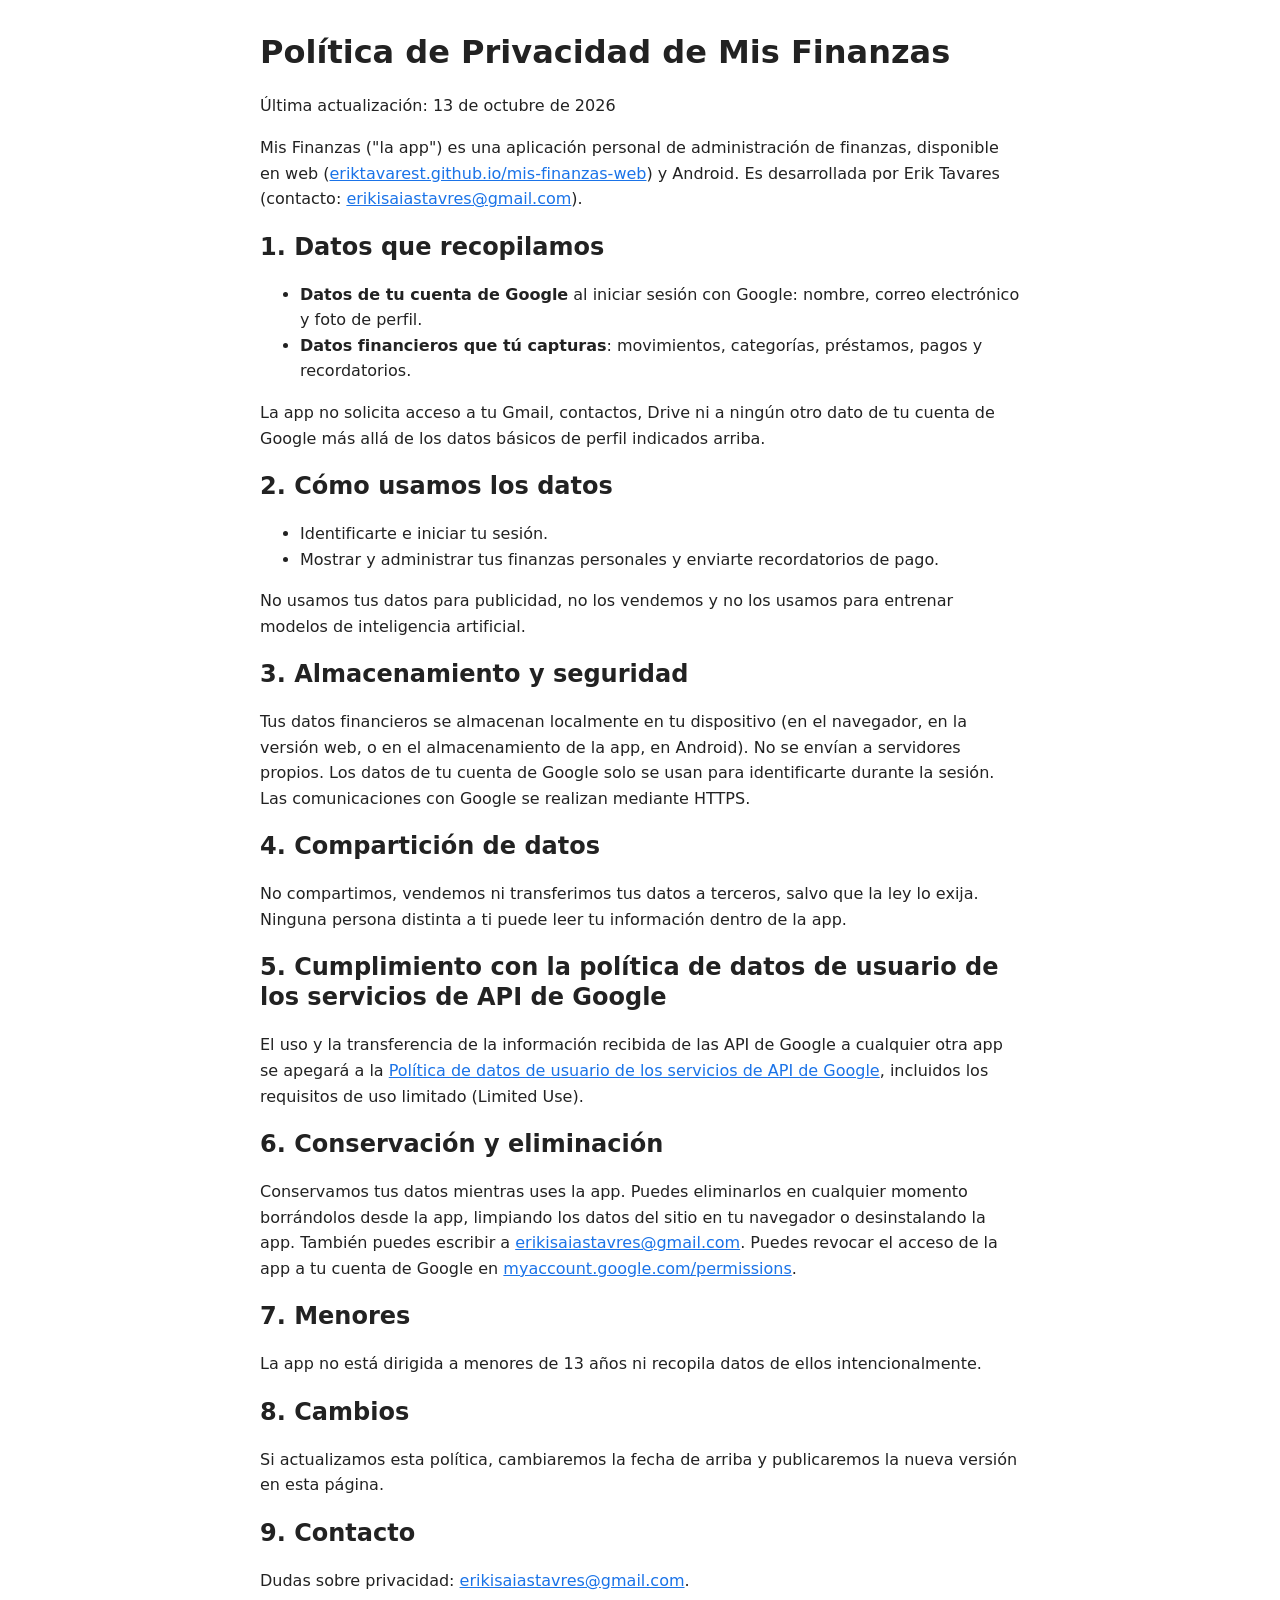
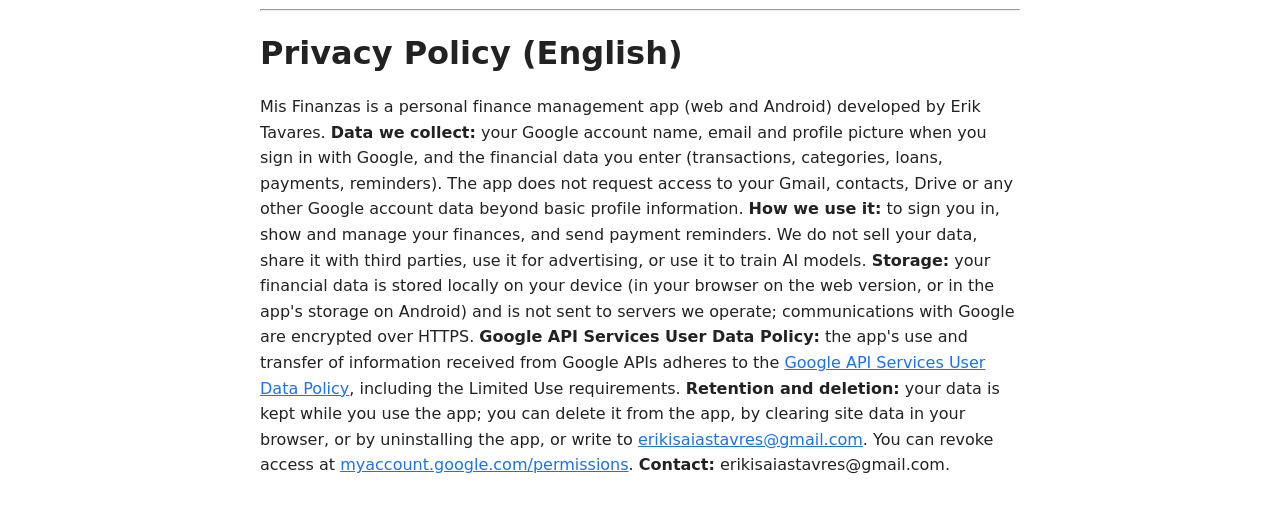
<file: privacy.html>
<!doctype html>
<html lang="es">
  <head>
    <meta charset="utf-8" />
    <meta name="viewport" content="width=device-width, initial-scale=1" />
    <title>Política de Privacidad – Mis Finanzas</title>
    <style>
      body {
        font-family: system-ui, sans-serif;
        max-width: 760px;
        margin: 2rem auto;
        padding: 0 1rem;
        line-height: 1.6;
        color: #222;
      }
      h1,
      h2 {
        line-height: 1.25;
      }
      a {
        color: #1a73e8;
      }
    </style>
  </head>
  <body>
    <h1>Política de Privacidad de Mis Finanzas</h1>
    <p>Última actualización: 13 de octubre de 2026</p>

    <p>
      Mis Finanzas ("la app") es una aplicación personal de administración de
      finanzas, disponible en web (<a
        href="https://eriktavarest.github.io/mis-finanzas-web/"
        >eriktavarest.github.io/mis-finanzas-web</a
      >) y Android. Es desarrollada por Erik Tavares (contacto:
      <a href="mailto:erikisaiastavres@gmail.com">erikisaiastavres@gmail.com</a
      >).
    </p>

    <h2>1. Datos que recopilamos</h2>
    <ul>
      <li>
        <strong>Datos de tu cuenta de Google</strong> al iniciar sesión con
        Google: nombre, correo electrónico y foto de perfil.
      </li>
      <li>
        <strong>Datos financieros que tú capturas</strong>: movimientos,
        categorías, préstamos, pagos y recordatorios.
      </li>
    </ul>
    <p>
      La app no solicita acceso a tu Gmail, contactos, Drive ni a ningún otro
      dato de tu cuenta de Google más allá de los datos básicos de perfil
      indicados arriba.
    </p>

    <h2>2. Cómo usamos los datos</h2>
    <ul>
      <li>Identificarte e iniciar tu sesión.</li>
      <li>
        Mostrar y administrar tus finanzas personales y enviarte recordatorios
        de pago.
      </li>
    </ul>
    <p>
      No usamos tus datos para publicidad, no los vendemos y no los usamos para
      entrenar modelos de inteligencia artificial.
    </p>

    <h2>3. Almacenamiento y seguridad</h2>
    <p>
      Tus datos financieros se almacenan localmente en tu dispositivo (en el
      navegador, en la versión web, o en el almacenamiento de la app, en
      Android). No se envían a servidores propios. Los datos de tu cuenta de
      Google solo se usan para identificarte durante la sesión. Las
      comunicaciones con Google se realizan mediante HTTPS.
    </p>

    <h2>4. Compartición de datos</h2>
    <p>
      No compartimos, vendemos ni transferimos tus datos a terceros, salvo que
      la ley lo exija. Ninguna persona distinta a ti puede leer tu información
      dentro de la app.
    </p>

    <h2>
      5. Cumplimiento con la política de datos de usuario de los servicios de
      API de Google
    </h2>
    <p>
      El uso y la transferencia de la información recibida de las API de Google
      a cualquier otra app se apegará a la
      <a
        href="https://developers.google.com/terms/api-services-user-data-policy"
        >Política de datos de usuario de los servicios de API de Google</a
      >, incluidos los requisitos de uso limitado (Limited Use).
    </p>

    <h2>6. Conservación y eliminación</h2>
    <p>
      Conservamos tus datos mientras uses la app. Puedes eliminarlos en
      cualquier momento borrándolos desde la app, limpiando los datos del sitio
      en tu navegador o desinstalando la app. También puedes escribir a
      <a href="mailto:erikisaiastavres@gmail.com">erikisaiastavres@gmail.com</a
      >. Puedes revocar el acceso de la app a tu cuenta de Google en
      <a href="https://myaccount.google.com/permissions"
        >myaccount.google.com/permissions</a
      >.
    </p>

    <h2>7. Menores</h2>
    <p>
      La app no está dirigida a menores de 13 años ni recopila datos de ellos
      intencionalmente.
    </p>

    <h2>8. Cambios</h2>
    <p>
      Si actualizamos esta política, cambiaremos la fecha de arriba y
      publicaremos la nueva versión en esta página.
    </p>

    <h2>9. Contacto</h2>
    <p>
      Dudas sobre privacidad:
      <a href="mailto:erikisaiastavres@gmail.com">erikisaiastavres@gmail.com</a
      >.
    </p>

    <hr />
    <h1>Privacy Policy (English)</h1>
    <p>
      Mis Finanzas is a personal finance management app (web and Android)
      developed by Erik Tavares. <strong>Data we collect:</strong> your Google
      account name, email and profile picture when you sign in with Google, and
      the financial data you enter (transactions, categories, loans, payments,
      reminders). The app does not request access to your Gmail, contacts,
      Drive or any other Google account data beyond basic profile information.
      <strong>How we use it:</strong> to sign you in, show and manage your
      finances, and send payment reminders. We do not sell your data, share it
      with third parties, use it for advertising, or use it to train AI models.
      <strong>Storage:</strong> your financial data is stored locally on your
      device (in your browser on the web version, or in the app's storage on
      Android) and is not sent to servers we operate; communications with Google
      are encrypted over HTTPS.
      <strong>Google API Services User Data Policy:</strong> the app's use and
      transfer of information received from Google APIs adheres to the
      <a
        href="https://developers.google.com/terms/api-services-user-data-policy"
        >Google API Services User Data Policy</a
      >, including the Limited Use requirements.
      <strong>Retention and deletion:</strong> your data is kept while you use
      the app; you can delete it from the app, by clearing site data in your
      browser, or by uninstalling the app, or write to
      <a href="mailto:erikisaiastavres@gmail.com">erikisaiastavres@gmail.com</a
      >. You can revoke access at
      <a href="https://myaccount.google.com/permissions"
        >myaccount.google.com/permissions</a
      >. <strong>Contact:</strong> erikisaiastavres@gmail.com.
    </p>
  </body>
</html>
</file>
